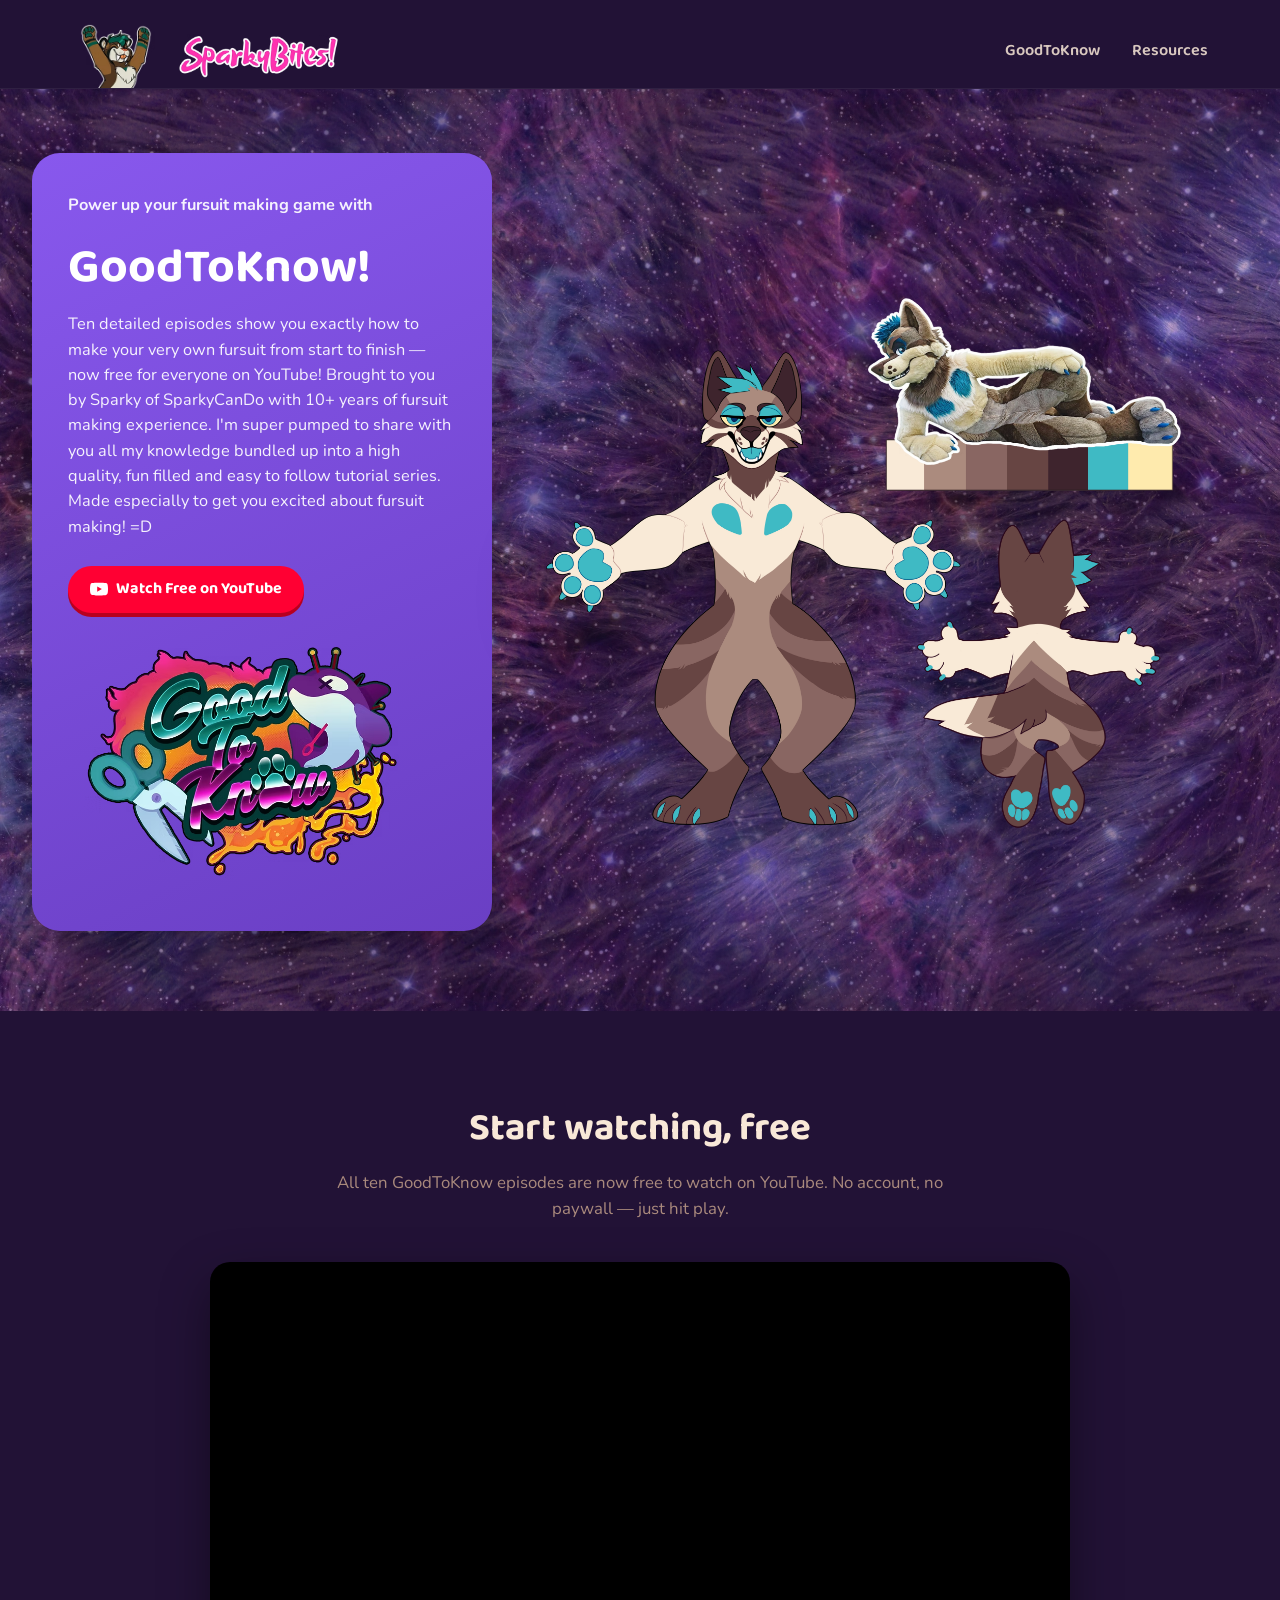
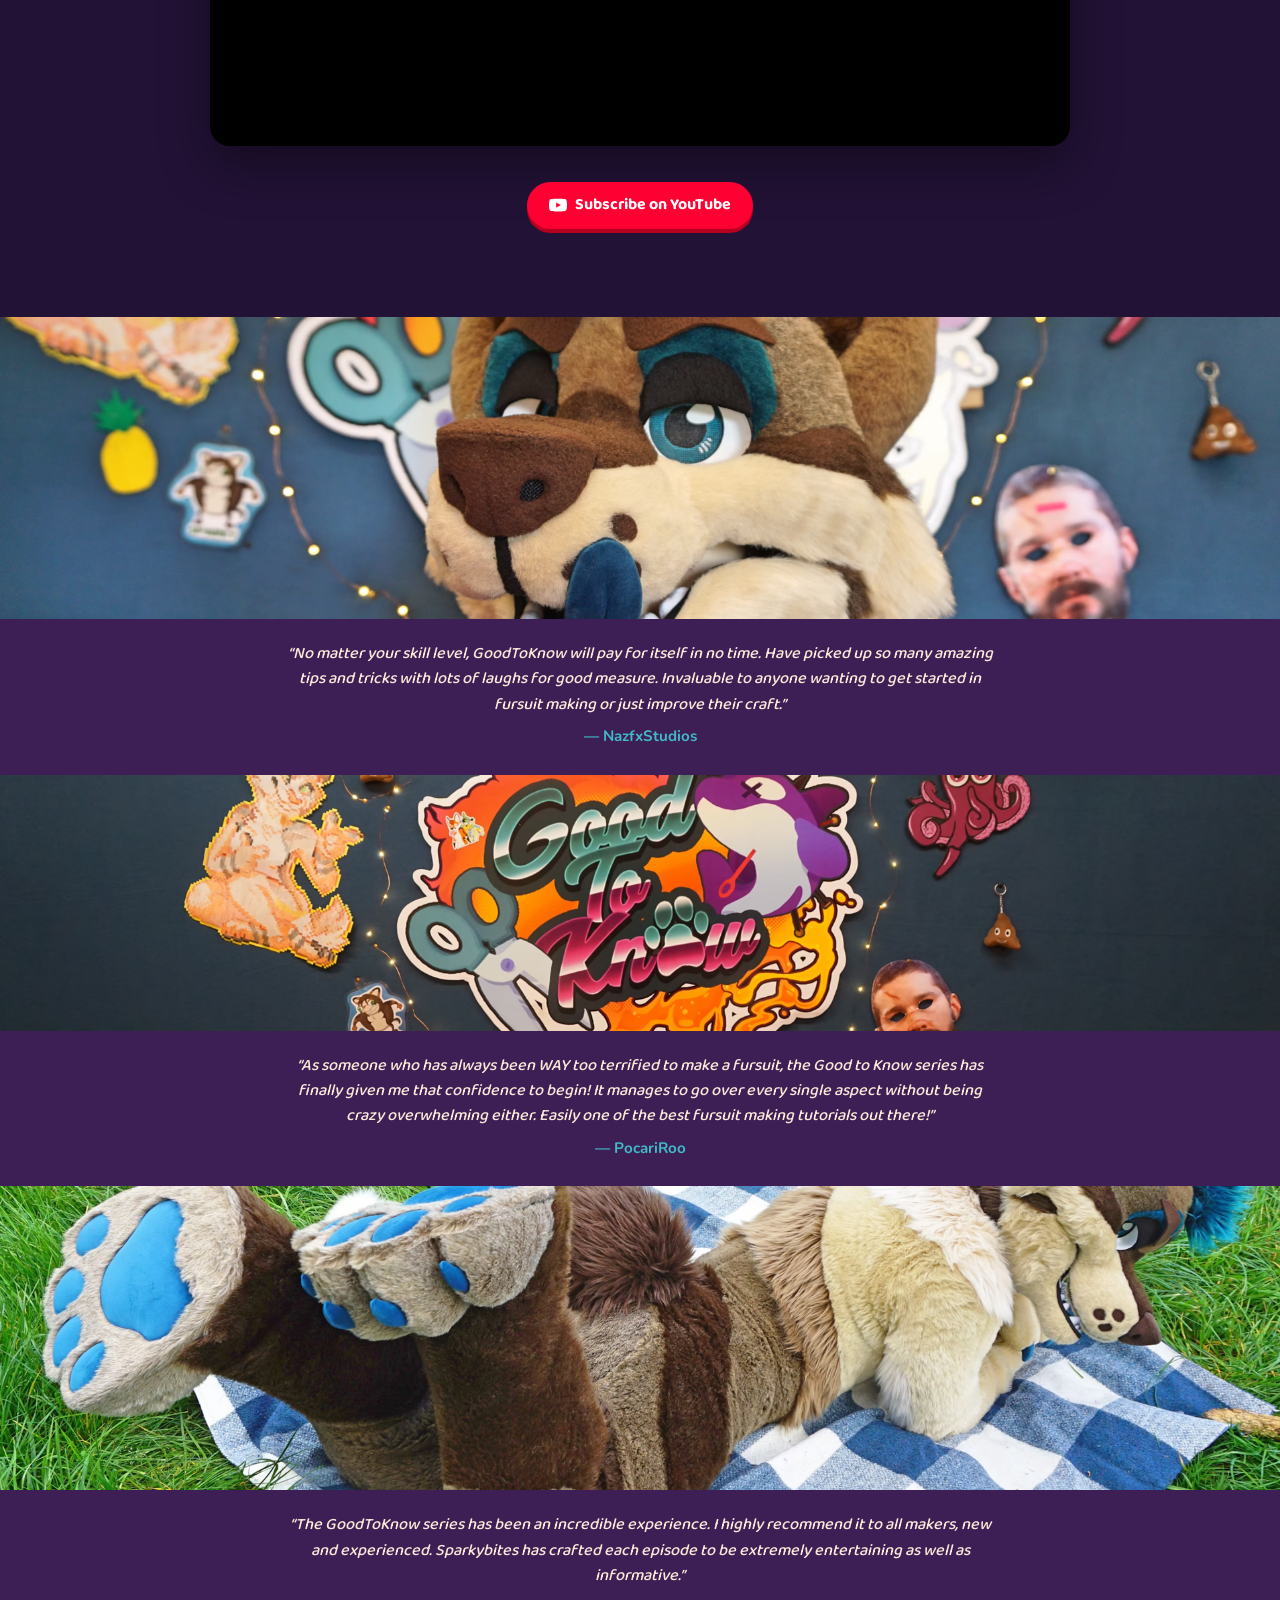
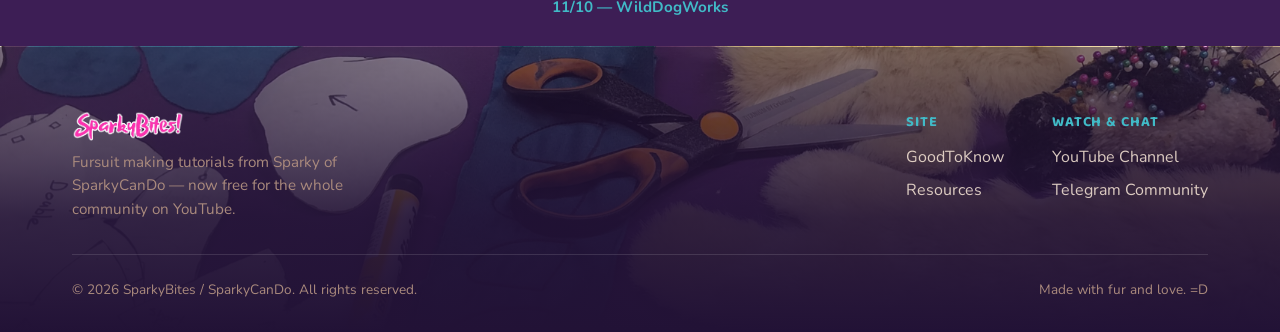
<file: index.html>
<!doctype html>
<html lang="en">
<head>
<meta charset="UTF-8">
<meta name="viewport" content="width=device-width, initial-scale=1">
<title>SparkyBites — GoodToKnow Fursuit Making Series</title>
<meta name="description" content="Ten free episodes showing you exactly how to make your very own fursuit from start to finish, brought to you by Sparky of SparkyCanDo.">
<link rel="icon" href="images/sparky-refsheet.avif">
<link rel="preconnect" href="https://fonts.googleapis.com">
<link rel="preconnect" href="https://fonts.gstatic.com" crossorigin>
<link href="https://fonts.googleapis.com/css2?family=Baloo+2:wght@500;600;700;800&family=Nunito:wght@400;600;700;800&display=swap" rel="stylesheet">
<link rel="stylesheet" href="css/style.css">
</head>
<body>

<header class="nav">
  <div class="nav-inner">
    <a href="#hero" class="brand">
      <img src="images/nav-icon.avif" alt="" aria-hidden="true" class="brand-icon">
      <img src="images/logo-wordmark.avif" alt="SparkyBites">
    </a>
    <nav class="nav-links-wrap">
      <ul class="nav-links">
        <li><a href="#hero">GoodToKnow</a></li>
        <li><a href="resources.html">Resources</a></li>
      </ul>
    </nav>
  </div>
</header>

<main>

  <!-- ================= HERO ================= -->
  <section class="hero" id="hero">
    <div class="stars" aria-hidden="true"></div>
    <div class="wrap hero-inner">
      <div class="hero-card">
        <p class="eyebrow">Power up your fursuit making game with</p>
        <h1>GoodToKnow!</h1>
        <p>
          Ten detailed episodes show you exactly how to make your very own fursuit
          from start to finish &mdash; now free for everyone on YouTube!
          Brought to you by Sparky of SparkyCanDo with 10+ years of fursuit making
          experience. I'm super pumped to share with you all my knowledge bundled
          up into a high quality, fun filled and easy to follow tutorial series.
          Made especially to get you excited about fursuit making! =D
        </p>
        <div class="hero-cta-row">
          <a class="btn btn-yt" href="https://www.youtube.com/@SparkyBites" target="_blank" rel="noopener">
            <svg class="icon-yt" viewBox="0 0 24 24" fill="currentColor"><path d="M23.5 6.2a3 3 0 0 0-2.1-2.1C19.5 3.5 12 3.5 12 3.5s-7.5 0-9.4.6A3 3 0 0 0 .5 6.2 31 31 0 0 0 0 12a31 31 0 0 0 .5 5.8 3 3 0 0 0 2.1 2.1c1.9.6 9.4.6 9.4.6s7.5 0 9.4-.6a3 3 0 0 0 2.1-2.1A31 31 0 0 0 24 12a31 31 0 0 0-.5-5.8ZM9.6 15.5V8.5L15.8 12l-6.2 3.5Z"/></svg>
            Watch Free on YouTube
          </a>
          <img src="images/goodtoknow-badge.avif" alt="Good To Know">
        </div>
      </div>
      <div class="hero-art">
        <img src="images/sparky-refsheet.avif" alt="Sparky the fursuit character reference sheet, front and back view, with the plush toy and brand colour palette">
      </div>
    </div>
  </section>

  <!-- ================= WATCH NOW ================= -->
  <section class="watch">
    <div class="wrap">
      <h2>Start watching, free</h2>
      <p class="lede">All ten GoodToKnow episodes are now free to watch on YouTube. No account, no paywall &mdash; just hit play.</p>
      <div class="watch-embed">
        <iframe src="https://www.youtube.com/embed/videoseries?list=PLNkvZKIAEVGE" title="GoodToKnow fursuit making series" allow="accelerometer; autoplay; clipboard-write; encrypted-media; gyroscope; picture-in-picture" allowfullscreen></iframe>
      </div>
      <a class="btn btn-yt" href="https://www.youtube.com/@SparkyBites" target="_blank" rel="noopener">
        <svg class="icon-yt" viewBox="0 0 24 24" fill="currentColor"><path d="M23.5 6.2a3 3 0 0 0-2.1-2.1C19.5 3.5 12 3.5 12 3.5s-7.5 0-9.4.6A3 3 0 0 0 .5 6.2 31 31 0 0 0 0 12a31 31 0 0 0 .5 5.8 3 3 0 0 0 2.1 2.1c1.9.6 9.4.6 9.4.6s7.5 0 9.4-.6a3 3 0 0 0 2.1-2.1A31 31 0 0 0 24 12a31 31 0 0 0-.5-5.8ZM9.6 15.5V8.5L15.8 12l-6.2 3.5Z"/></svg>
        Subscribe on YouTube
      </a>
    </div>
  </section>

  <!-- ================= TESTIMONIAL BANNERS ================= -->
  <section class="banner banner-head" style="background-image:url('images/banner-head.avif');" aria-hidden="false"></section>
  <section class="banner-quote">
    <p>&ldquo;No matter your skill level, GoodToKnow will pay for itself in no time.
    Have picked up so many amazing tips and tricks with lots of laughs for good measure.
    Invaluable to anyone wanting to get started in fursuit making or just improve their craft.&rdquo;</p>
    <cite>&mdash; NazfxStudios</cite>
  </section>

  <section class="banner banner-flatlay" style="background-image:url('images/banner-flatlay.avif');"></section>
  <section class="banner-quote">
    <p>&ldquo;As someone who has always been WAY too terrified to make a fursuit,
    the Good to Know series has finally given me that confidence to begin!
    It manages to go over every single aspect without being crazy overwhelming either.
    Easily one of the best fursuit making tutorials out there!&rdquo;</p>
    <cite>&mdash; PocariRoo</cite>
  </section>

  <section class="banner banner-paws" style="background-image:url('images/banner-paws.avif');"></section>
  <section class="banner-quote">
    <p>&ldquo;The GoodToKnow series has been an incredible experience.
    I highly recommend it to all makers, new and experienced.
    Sparkybites has crafted each episode to be extremely entertaining as well as informative.&rdquo;</p>
    <cite>11/10 &mdash; WildDogWorks</cite>
  </section>

</main>

<footer class="site-footer" style="background-image:url('images/footer-desk.avif');">
  <div class="footer-overlay">
    <div class="wrap">
      <div class="footer-grid">
        <div class="footer-brand">
          <img src="images/logo-wordmark.avif" alt="SparkyBites">
          <p>Fursuit making tutorials from Sparky of SparkyCanDo &mdash; now free for the whole community on YouTube.</p>
        </div>
        <div class="footer-links">
          <div class="footer-col">
            <h4>Site</h4>
            <ul>
              <li><a href="#hero">GoodToKnow</a></li>
              <li><a href="resources.html">Resources</a></li>
            </ul>
          </div>
          <div class="footer-col">
            <h4>Watch &amp; Chat</h4>
            <ul>
              <li><a href="https://www.youtube.com/@SparkyBites" target="_blank" rel="noopener">YouTube Channel</a></li>
              <li><a href="https://t.me/GoodToKnowSeries" target="_blank" rel="noopener">Telegram Community</a></li>
            </ul>
          </div>
        </div>
      </div>
      <div class="footer-bottom">
        <span>&copy; <span id="year"></span> SparkyBites / SparkyCanDo. All rights reserved.</span>
        <span>Made with fur and love. =D</span>
      </div>
    </div>
  </div>
</footer>

<script>document.getElementById('year').textContent = new Date().getFullYear();</script>
</body>
</html>
</file>
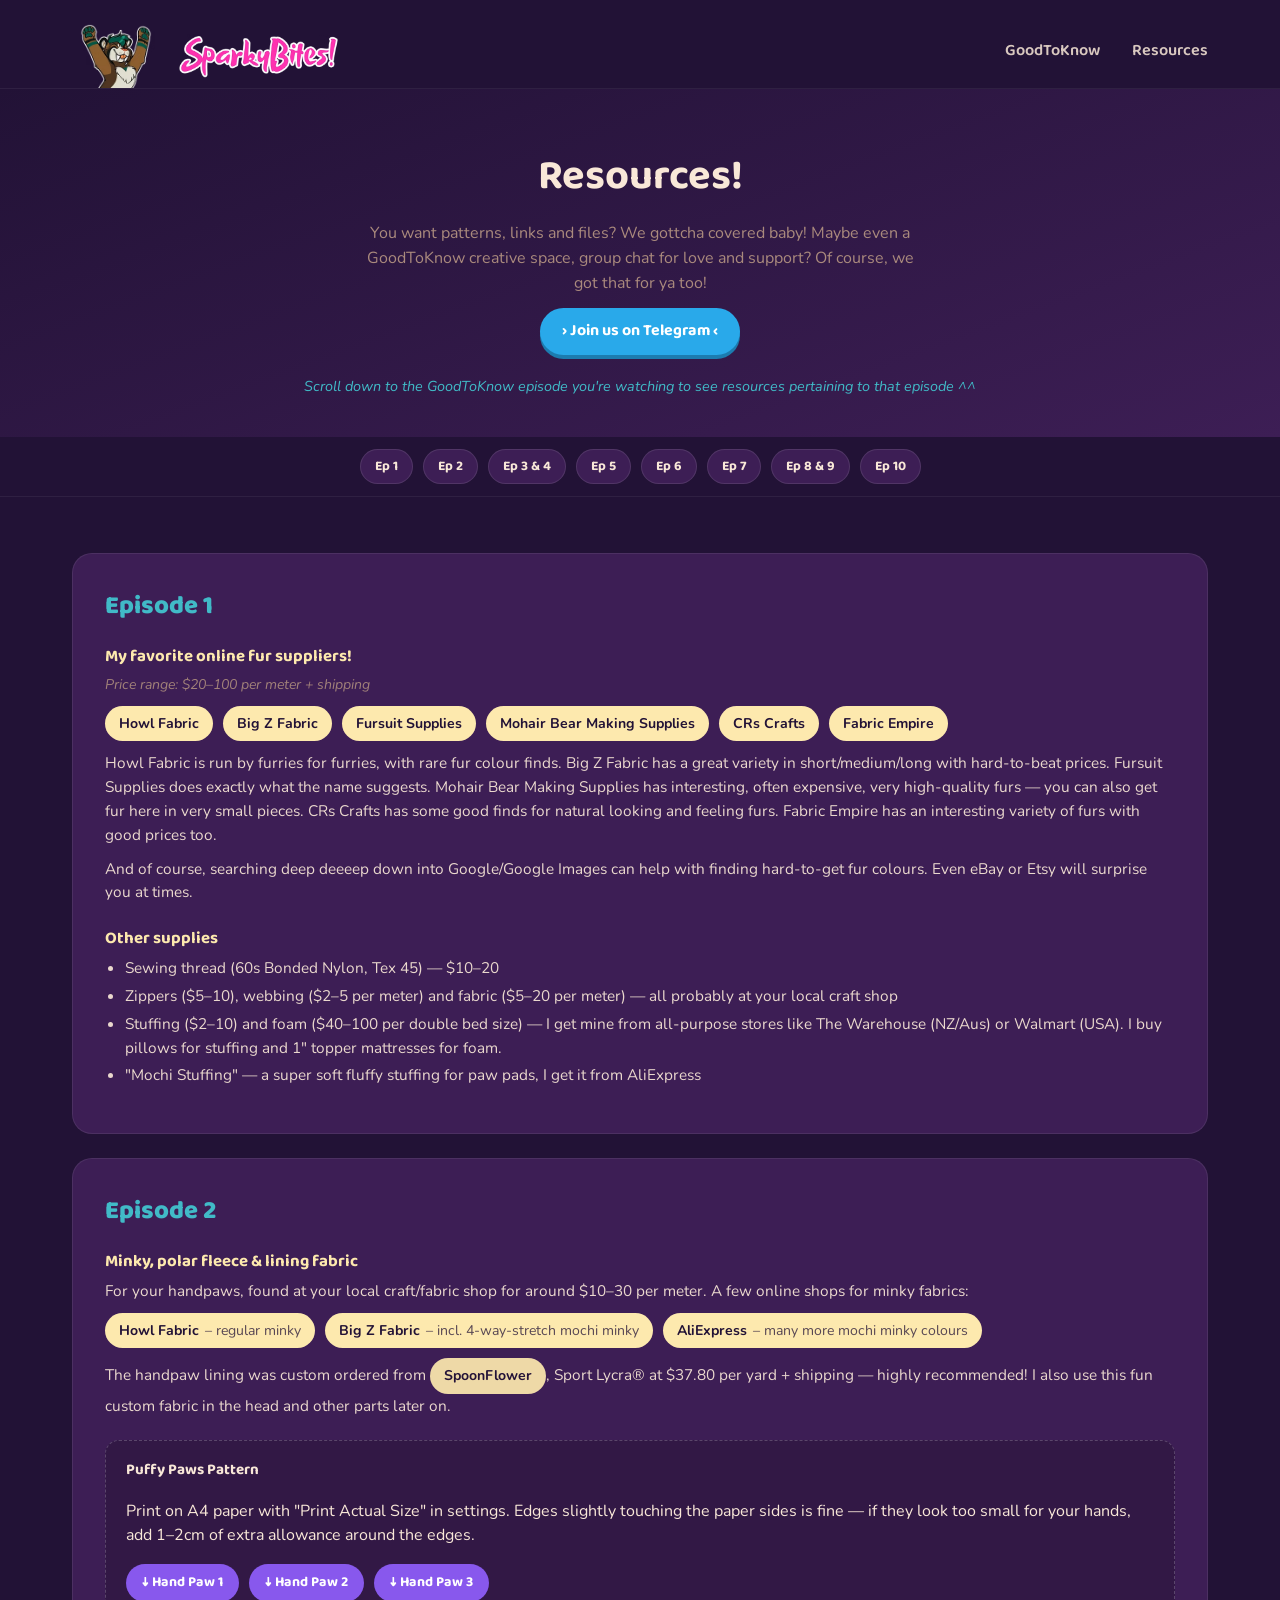
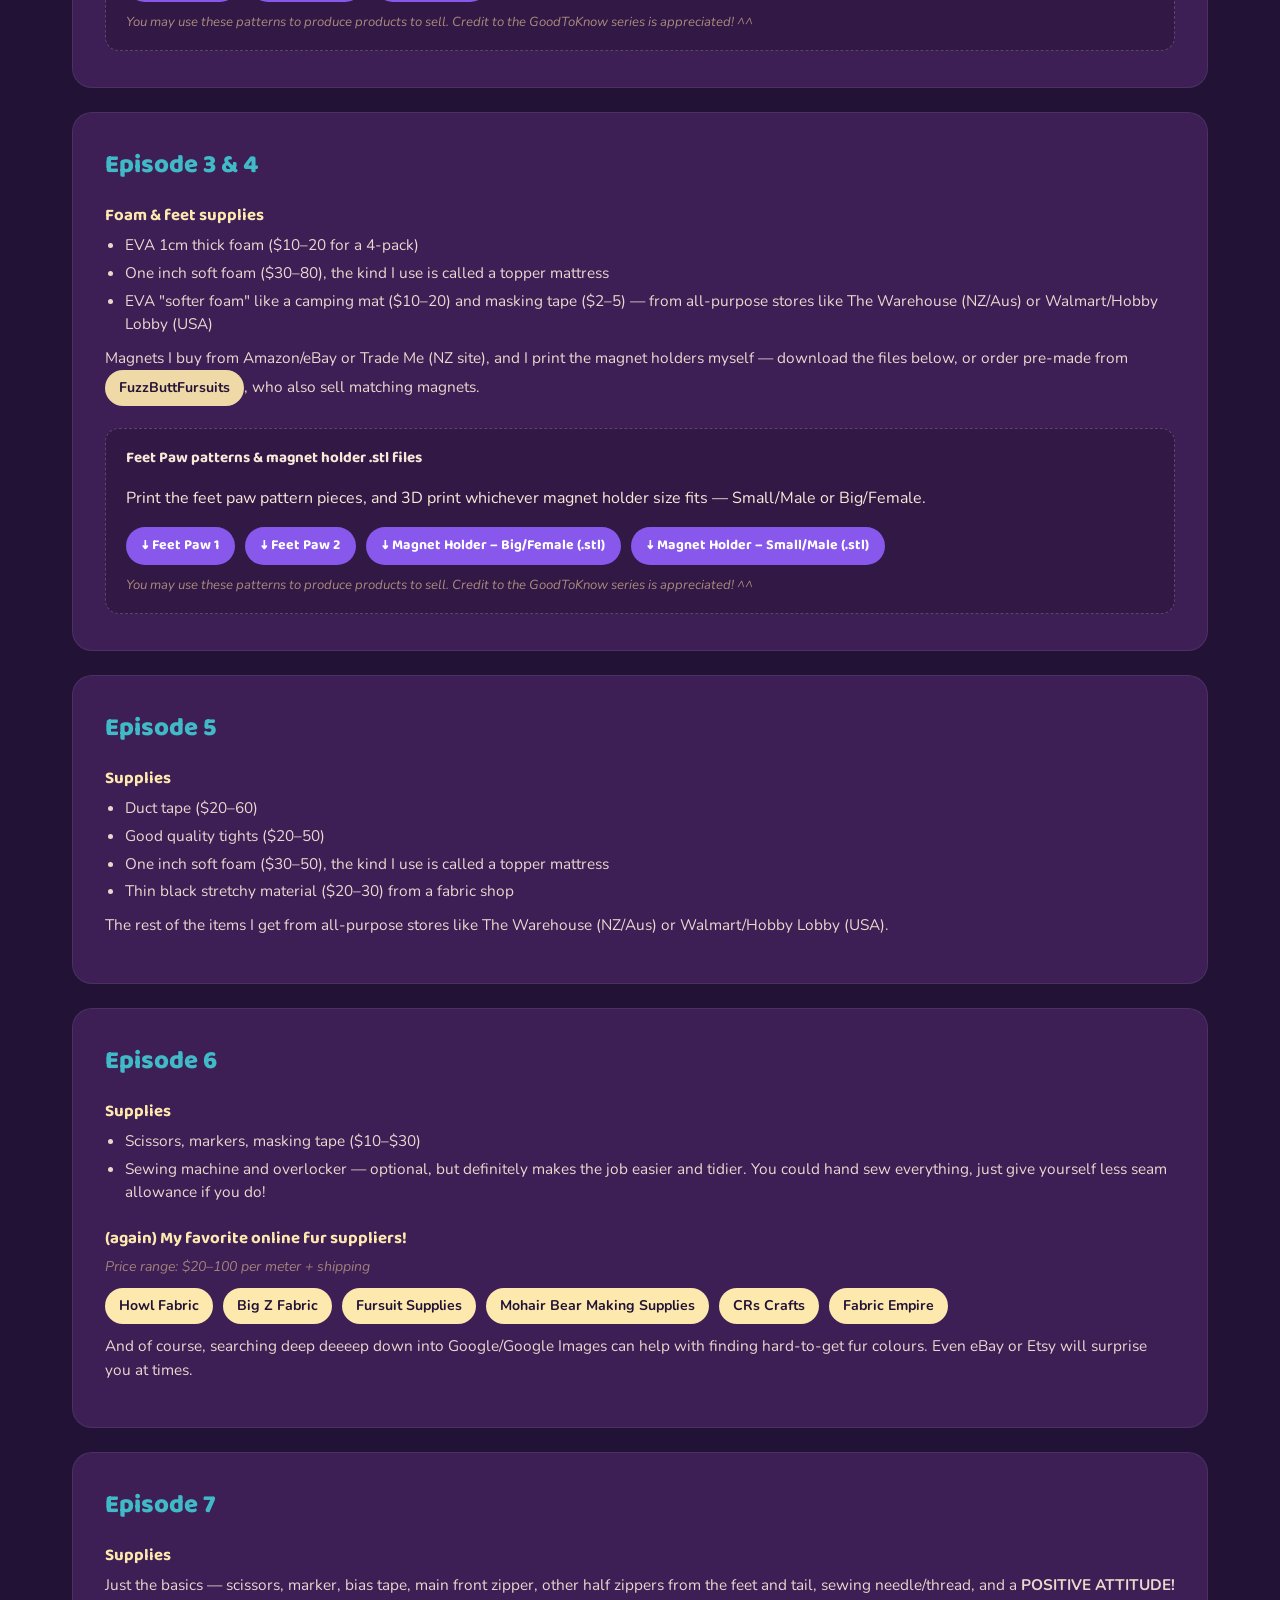
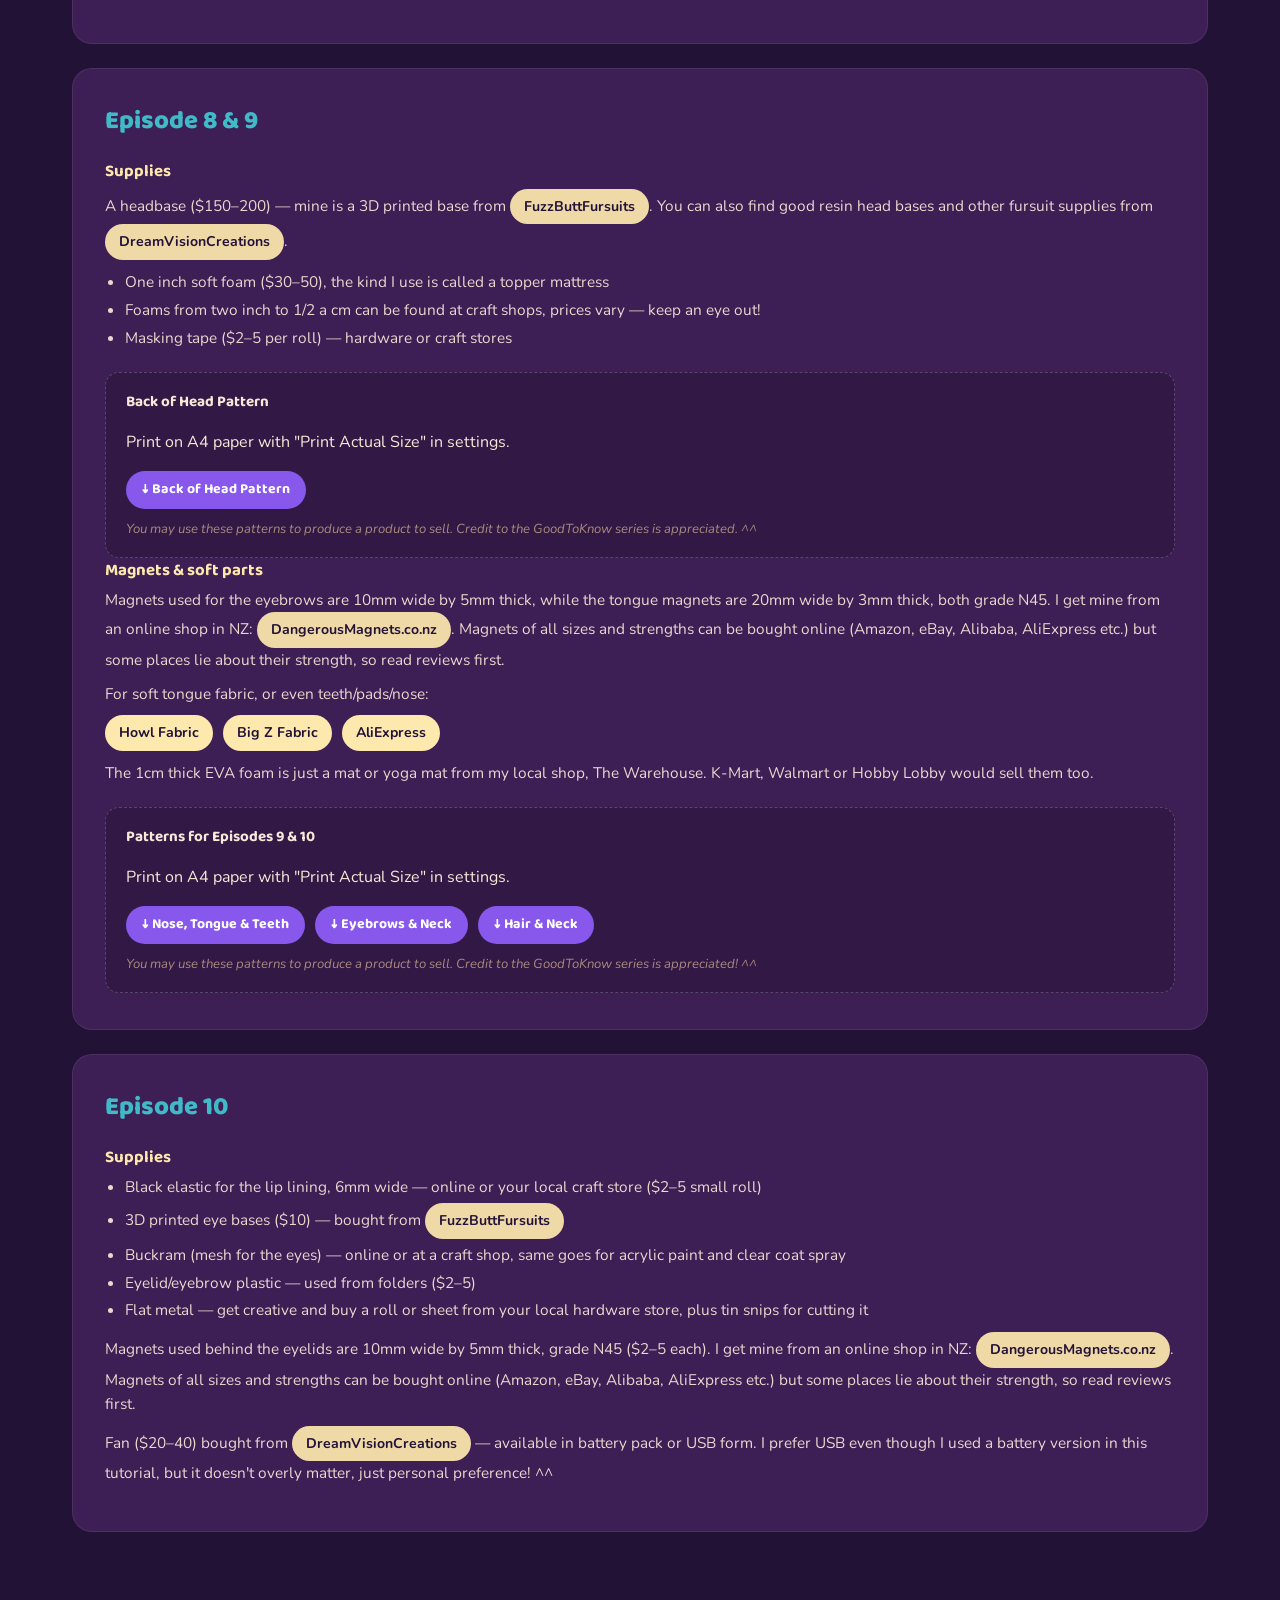
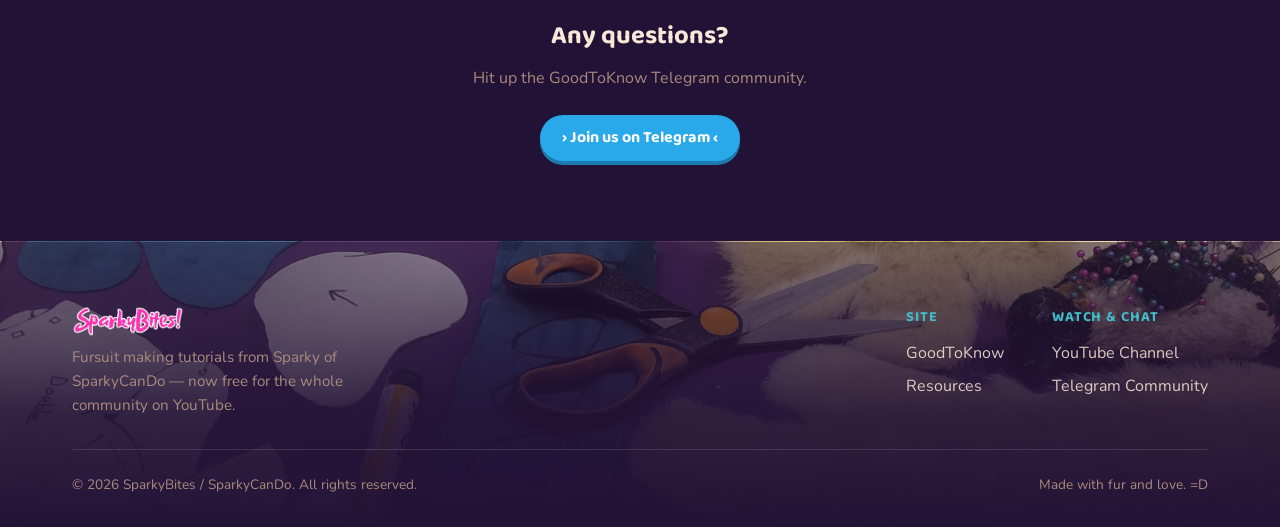
<file: resources.html>
<!doctype html>
<html lang="en">
<head>
<meta charset="UTF-8">
<meta name="viewport" content="width=device-width, initial-scale=1">
<title>Resources — SparkyBites</title>
<meta name="description" content="Patterns, supplier links and downloadable files for every GoodToKnow fursuit making episode.">
<link rel="icon" href="images/sparky-refsheet.avif">
<link rel="preconnect" href="https://fonts.googleapis.com">
<link rel="preconnect" href="https://fonts.gstatic.com" crossorigin>
<link href="https://fonts.googleapis.com/css2?family=Baloo+2:wght@500;600;700;800&family=Nunito:wght@400;600;700;800&display=swap" rel="stylesheet">
<link rel="stylesheet" href="css/style.css">
<style>
  .page-head {
    padding: 56px 0 40px;
    background: linear-gradient(160deg, var(--bg-deep) 0%, var(--bg-mid) 100%);
    text-align: center;
  }
  .page-head h1 { font-family: var(--font-display); font-size: 2.6rem; margin: 0 0 12px; }
  .page-head p.lede { color: var(--taupe); max-width: 560px; margin: 0 auto 12px; }
  .page-head p.scroll-hint { color: var(--teal); font-size: 0.9rem; font-style: italic; margin: 20px 0 0; }

  .btn-telegram { background: #29A9EA; color: white; box-shadow: 0 4px 0 #1c7cb0; }
  .btn-telegram:hover { box-shadow: 0 6px 0 #1c7cb0; }

  .jump-nav {
    position: sticky;
    top: 64px;
    z-index: 40;
    background: var(--bg-deep);
    border-bottom: 1px solid rgba(255,255,255,0.06);
    padding: 12px 0;
  }
  .jump-nav-inner {
    display: flex;
    gap: 10px;
    flex-wrap: wrap;
    justify-content: center;
  }
  .jump-nav a {
    font-family: var(--font-display);
    font-weight: 700;
    font-size: 0.85rem;
    text-decoration: none;
    color: var(--cream);
    background: var(--bg-mid);
    border: 1px solid rgba(255,255,255,0.1);
    padding: 6px 14px;
    border-radius: 999px;
    white-space: nowrap;
  }
  .jump-nav a:hover { background: var(--card); }

  .resources-list { padding: 56px 0 40px; }

  .ep-card {
    scroll-margin-top: 130px;
    background: var(--bg-mid);
    border: 1px solid rgba(255,255,255,0.08);
    border-radius: 20px;
    padding: 32px 32px 36px;
    margin-bottom: 24px;
  }

  .ep-head {
    display: flex;
    align-items: baseline;
    gap: 14px;
    margin-bottom: 18px;
    flex-wrap: wrap;
  }
  .ep-num {
    font-family: var(--font-display);
    font-weight: 800;
    font-size: 1.6rem;
    color: var(--teal);
  }

  .ep-block { margin-bottom: 22px; }
  .ep-block:last-child { margin-bottom: 0; }
  .ep-block h3 {
    font-family: var(--font-display);
    font-size: 1.05rem;
    color: var(--pale-yellow);
    margin: 0 0 4px;
  }
  .ep-block .price-note { color: var(--taupe); font-size: 0.88rem; margin: 0 0 10px; font-style: italic; }
  .ep-block p { margin: 0 0 10px; font-size: 0.96rem; color: var(--cream); opacity: 0.92; }
  .ep-block ul.supply-list { margin: 0 0 10px; padding-left: 20px; font-size: 0.96rem; opacity: 0.92; }
  .ep-block ul.supply-list li { margin-bottom: 4px; }

  .link-row { display: flex; flex-wrap: wrap; gap: 10px; margin: 10px 0; }
  .link-pill {
    display: inline-flex;
    align-items: center;
    gap: 6px;
    font-size: 0.88rem;
    font-weight: 700;
    text-decoration: none;
    color: var(--bg-deep);
    background: var(--pale-yellow);
    padding: 7px 14px;
    border-radius: 999px;
    white-space: nowrap;
  }
  .link-pill:hover { background: var(--teal); color: white; }
  .link-pill .desc { font-weight: 400; opacity: 0.75; }

  .pattern-box {
    background: rgba(0,0,0,0.18);
    border: 1px dashed rgba(255,255,255,0.2);
    border-radius: 14px;
    padding: 18px 20px;
    margin-top: 14px;
  }
  .pattern-box h4 {
    font-family: var(--font-display);
    font-size: 0.95rem;
    margin: 0 0 10px;
    color: var(--cream);
  }
  .download-row { display: flex; flex-wrap: wrap; gap: 10px; margin-bottom: 10px; }
  .download-pill {
    display: inline-flex;
    align-items: center;
    gap: 7px;
    font-family: var(--font-display);
    font-size: 0.88rem;
    font-weight: 700;
    text-decoration: none;
    color: white;
    background: var(--card);
    padding: 8px 16px;
    border-radius: 999px;
  }
  .download-pill:hover { background: var(--card-deep); }
  .credit-note { font-size: 0.82rem; color: var(--taupe); font-style: italic; margin: 0; }

  .end-cta { text-align: center; padding: 20px 0 80px; }
  .end-cta h2 { font-family: var(--font-display); font-size: 1.6rem; margin: 0 0 10px; }
  .end-cta p { color: var(--taupe); margin: 0 0 24px; }

  @media (max-width: 640px) {
    .ep-card { padding: 24px 20px 28px; }
    .jump-nav { top: 0; }
  }
</style>
</head>
<body>

<header class="nav">
  <div class="nav-inner">
    <a href="index.html" class="brand">
      <img src="images/nav-icon.avif" alt="" aria-hidden="true" class="brand-icon">
      <img src="images/logo-wordmark.avif" alt="SparkyBites">
    </a>
    <nav class="nav-links-wrap">
      <ul class="nav-links">
        <li><a href="index.html#hero">GoodToKnow</a></li>
        <li><a href="resources.html">Resources</a></li>
      </ul>
    </nav>
  </div>
</header>

<main>
  <section class="page-head">
    <div class="wrap">
      <h1>Resources!</h1>
      <p class="lede">You want patterns, links and files? We gottcha covered baby! Maybe even a GoodToKnow creative space, group chat for love and support? Of course, we got that for ya too!</p>
      <a class="btn btn-telegram" href="https://t.me/GoodToKnowSeries" target="_blank" rel="noopener">&rsaquo; Join us on Telegram &lsaquo;</a>
      <p class="scroll-hint">Scroll down to the GoodToKnow episode you're watching to see resources pertaining to that episode ^^</p>
    </div>
  </section>

  <nav class="jump-nav" aria-label="Jump to episode">
    <div class="wrap jump-nav-inner">
      <a href="#ep1">Ep 1</a>
      <a href="#ep2">Ep 2</a>
      <a href="#ep3">Ep 3 &amp; 4</a>
      <a href="#ep5">Ep 5</a>
      <a href="#ep6">Ep 6</a>
      <a href="#ep7">Ep 7</a>
      <a href="#ep8">Ep 8 &amp; 9</a>
      <a href="#ep10">Ep 10</a>
    </div>
  </nav>

  <section class="resources-list">
    <div class="wrap">

      <article class="ep-card" id="ep1">
        <div class="ep-head"><span class="ep-num">Episode 1</span></div>

        <div class="ep-block">
          <h3>My favorite online fur suppliers!</h3>
          <p class="price-note">Price range: $20&ndash;100 per meter + shipping</p>
          <div class="link-row">
            <a class="link-pill" href="https://www.howlfabrics.com/" target="_blank" rel="noopener">Howl Fabric</a>
            <a class="link-pill" href="https://bigzfabric.com/index.php/fabrics/faux-faux-fur-fabric-long-pile.html" target="_blank" rel="noopener">Big Z Fabric</a>
            <a class="link-pill" href="https://fursuitsupplies.com/" target="_blank" rel="noopener">Fursuit Supplies</a>
            <a class="link-pill" href="https://www.mohairbearmakingsupplies.co.uk/index.php/fabric-room/faux-fur-fabrics" target="_blank" rel="noopener">Mohair Bear Making Supplies</a>
            <a class="link-pill" href="https://crscrafts.com/bear-supplies/fabrics-bs/faux-fur-bs.html" target="_blank" rel="noopener">CRs Crafts</a>
            <a class="link-pill" href="https://www.fabricempire.com/single-tone.aspx" target="_blank" rel="noopener">Fabric Empire</a>
          </div>
          <p>Howl Fabric is run by furries for furries, with rare fur colour finds. Big Z Fabric has a great variety in short/medium/long with hard-to-beat prices. Fursuit Supplies does exactly what the name suggests. Mohair Bear Making Supplies has interesting, often expensive, very high-quality furs &mdash; you can also get fur here in very small pieces. CRs Crafts has some good finds for natural looking and feeling furs. Fabric Empire has an interesting variety of furs with good prices too.</p>
          <p>And of course, searching deep deeeep down into Google/Google Images can help with finding hard-to-get fur colours. Even eBay or Etsy will surprise you at times.</p>
        </div>

        <div class="ep-block">
          <h3>Other supplies</h3>
          <ul class="supply-list">
            <li>Sewing thread (60s Bonded Nylon, Tex 45) &mdash; $10&ndash;20</li>
            <li>Zippers ($5&ndash;10), webbing ($2&ndash;5 per meter) and fabric ($5&ndash;20 per meter) &mdash; all probably at your local craft shop</li>
            <li>Stuffing ($2&ndash;10) and foam ($40&ndash;100 per double bed size) &mdash; I get mine from all-purpose stores like The Warehouse (NZ/Aus) or Walmart (USA). I buy pillows for stuffing and 1&Prime; topper mattresses for foam.</li>
            <li>"Mochi Stuffing" &mdash; a super soft fluffy stuffing for paw pads, I get it from AliExpress</li>
          </ul>
        </div>
      </article>

      <article class="ep-card" id="ep2">
        <div class="ep-head"><span class="ep-num">Episode 2</span></div>

        <div class="ep-block">
          <h3>Minky, polar fleece &amp; lining fabric</h3>
          <p>For your handpaws, found at your local craft/fabric shop for around $10&ndash;30 per meter. A few online shops for minky fabrics:</p>
          <div class="link-row">
            <a class="link-pill" href="https://www.howlfabrics.com/minky-fabric?page=2" target="_blank" rel="noopener">Howl Fabric <span class="desc">&ndash; regular minky</span></a>
            <a class="link-pill" href="https://bigzfabric.com/index.php/fabrics/minky-cuddle-fabric.html" target="_blank" rel="noopener">Big Z Fabric <span class="desc">&ndash; incl. 4-way-stretch mochi minky</span></a>
            <a class="link-pill" href="https://www.aliexpress.com/item/4000058595483.html" target="_blank" rel="noopener">AliExpress <span class="desc">&ndash; many more mochi minky colours</span></a>
          </div>
          <p>The handpaw lining was custom ordered from <a class="link-pill" href="http://www.spoonflower.com/" target="_blank" rel="noopener">SpoonFlower</a>, Sport Lycra&reg; at $37.80 per yard + shipping &mdash; highly recommended! I also use this fun custom fabric in the head and other parts later on.</p>
        </div>

        <div class="pattern-box">
          <h4>Puffy Paws Pattern</h4>
          <p class="price-note">Print on A4 paper with "Print Actual Size" in settings. Edges slightly touching the paper sides is fine &mdash; if they look too small for your hands, add 1&ndash;2cm of extra allowance around the edges.</p>
          <div class="download-row">
            <a class="download-pill" href="files/HandPaw1.pdf">&#8595; Hand Paw 1</a>
            <a class="download-pill" href="files/HandPaw2.pdf">&#8595; Hand Paw 2</a>
            <a class="download-pill" href="files/HandPaw3.pdf">&#8595; Hand Paw 3</a>
          </div>
          <p class="credit-note">You may use these patterns to produce products to sell. Credit to the GoodToKnow series is appreciated! ^^</p>
        </div>
      </article>

      <article class="ep-card" id="ep3">
        <div class="ep-head"><span class="ep-num">Episode 3 &amp; 4</span></div>

        <div class="ep-block">
          <h3>Foam &amp; feet supplies</h3>
          <ul class="supply-list">
            <li>EVA 1cm thick foam ($10&ndash;20 for a 4-pack)</li>
            <li>One inch soft foam ($30&ndash;80), the kind I use is called a topper mattress</li>
            <li>EVA "softer foam" like a camping mat ($10&ndash;20) and masking tape ($2&ndash;5) &mdash; from all-purpose stores like The Warehouse (NZ/Aus) or Walmart/Hobby Lobby (USA)</li>
          </ul>
          <p>Magnets I buy from Amazon/eBay or Trade Me (NZ site), and I print the magnet holders myself &mdash; download the files below, or order pre-made from <a class="link-pill" href="https://www.fuzzbuttfursuits.com/collections/footpaw-supplies/products/magnet-holders-for-reversible-indoor-outdoor-soling" target="_blank" rel="noopener">FuzzButtFursuits</a>, who also sell matching magnets.</p>
        </div>

        <div class="pattern-box">
          <h4>Feet Paw patterns &amp; magnet holder .stl files</h4>
          <p class="price-note">Print the feet paw pattern pieces, and 3D print whichever magnet holder size fits &mdash; Small/Male or Big/Female.</p>
          <div class="download-row">
            <a class="download-pill" href="files/Feetpaws%201.pdf">&#8595; Feet Paw 1</a>
            <a class="download-pill" href="files/Feetpaws%202.pdf">&#8595; Feet Paw 2</a>
            <a class="download-pill" href="files/Big-Female.stl">&#8595; Magnet Holder &ndash; Big/Female (.stl)</a>
            <a class="download-pill" href="files/Small-Male.stl">&#8595; Magnet Holder &ndash; Small/Male (.stl)</a>
          </div>
          <p class="credit-note">You may use these patterns to produce products to sell. Credit to the GoodToKnow series is appreciated! ^^</p>
        </div>
      </article>

      <article class="ep-card" id="ep5">
        <div class="ep-head"><span class="ep-num">Episode 5</span></div>
        <div class="ep-block">
          <h3>Supplies</h3>
          <ul class="supply-list">
            <li>Duct tape ($20&ndash;60)</li>
            <li>Good quality tights ($20&ndash;50)</li>
            <li>One inch soft foam ($30&ndash;50), the kind I use is called a topper mattress</li>
            <li>Thin black stretchy material ($20&ndash;30) from a fabric shop</li>
          </ul>
          <p>The rest of the items I get from all-purpose stores like The Warehouse (NZ/Aus) or Walmart/Hobby Lobby (USA).</p>
        </div>
      </article>

      <article class="ep-card" id="ep6">
        <div class="ep-head"><span class="ep-num">Episode 6</span></div>
        <div class="ep-block">
          <h3>Supplies</h3>
          <ul class="supply-list">
            <li>Scissors, markers, masking tape ($10&ndash;$30)</li>
            <li>Sewing machine and overlocker &mdash; optional, but definitely makes the job easier and tidier. You could hand sew everything, just give yourself less seam allowance if you do!</li>
          </ul>
        </div>
        <div class="ep-block">
          <h3>(again) My favorite online fur suppliers!</h3>
          <p class="price-note">Price range: $20&ndash;100 per meter + shipping</p>
          <div class="link-row">
            <a class="link-pill" href="https://www.howlfabrics.com/" target="_blank" rel="noopener">Howl Fabric</a>
            <a class="link-pill" href="https://bigzfabric.com/index.php/fabrics/faux-faux-fur-fabric-long-pile.html" target="_blank" rel="noopener">Big Z Fabric</a>
            <a class="link-pill" href="https://fursuitsupplies.com/" target="_blank" rel="noopener">Fursuit Supplies</a>
            <a class="link-pill" href="https://www.mohairbearmakingsupplies.co.uk/index.php/fabric-room/faux-fur-fabrics" target="_blank" rel="noopener">Mohair Bear Making Supplies</a>
            <a class="link-pill" href="https://crscrafts.com/bear-supplies/fabrics-bs/faux-fur-bs.html" target="_blank" rel="noopener">CRs Crafts</a>
            <a class="link-pill" href="https://www.fabricempire.com/single-tone.aspx" target="_blank" rel="noopener">Fabric Empire</a>
          </div>
          <p>And of course, searching deep deeeep down into Google/Google Images can help with finding hard-to-get fur colours. Even eBay or Etsy will surprise you at times.</p>
        </div>
      </article>

      <article class="ep-card" id="ep7">
        <div class="ep-head"><span class="ep-num">Episode 7</span></div>
        <div class="ep-block">
          <h3>Supplies</h3>
          <p>Just the basics &mdash; scissors, marker, bias tape, main front zipper, other half zippers from the feet and tail, sewing needle/thread, and a <strong>POSITIVE ATTITUDE!</strong></p>
        </div>
      </article>

      <article class="ep-card" id="ep8">
        <div class="ep-head"><span class="ep-num">Episode 8 &amp; 9</span></div>

        <div class="ep-block">
          <h3>Supplies</h3>
          <p>A headbase ($150&ndash;200) &mdash; mine is a 3D printed base from <a class="link-pill" href="https://www.fuzzbuttfursuits.com/" target="_blank" rel="noopener">FuzzButtFursuits</a>. You can also find good resin head bases and other fursuit supplies from <a class="link-pill" href="https://dreamvisioncreations.com/" target="_blank" rel="noopener">DreamVisionCreations</a>.</p>
          <ul class="supply-list">
            <li>One inch soft foam ($30&ndash;50), the kind I use is called a topper mattress</li>
            <li>Foams from two inch to 1/2 a cm can be found at craft shops, prices vary &mdash; keep an eye out!</li>
            <li>Masking tape ($2&ndash;5 per roll) &mdash; hardware or craft stores</li>
          </ul>
        </div>

        <div class="pattern-box">
          <h4>Back of Head Pattern</h4>
          <p class="price-note">Print on A4 paper with "Print Actual Size" in settings.</p>
          <div class="download-row">
            <a class="download-pill" href="files/Back%20Of%20Head.pdf">&#8595; Back of Head Pattern</a>
          </div>
          <p class="credit-note">You may use these patterns to produce a product to sell. Credit to the GoodToKnow series is appreciated. ^^</p>
        </div>

        <div class="ep-block">
          <h3>Magnets &amp; soft parts</h3>
          <p>Magnets used for the eyebrows are 10mm wide by 5mm thick, while the tongue magnets are 20mm wide by 3mm thick, both grade N45. I get mine from an online shop in NZ: <a class="link-pill" href="https://dangerousmagnets.co.nz/" target="_blank" rel="noopener">DangerousMagnets.co.nz</a>. Magnets of all sizes and strengths can be bought online (Amazon, eBay, Alibaba, AliExpress etc.) but some places lie about their strength, so read reviews first.</p>
          <p>For soft tongue fabric, or even teeth/pads/nose:</p>
          <div class="link-row">
            <a class="link-pill" href="https://www.howlfabrics.com/minky-fabric?page=2" target="_blank" rel="noopener">Howl Fabric</a>
            <a class="link-pill" href="https://bigzfabric.com/index.php/fabrics/minky-cuddle-fabric.html" target="_blank" rel="noopener">Big Z Fabric</a>
            <a class="link-pill" href="https://www.aliexpress.com/item/4000058595483.html" target="_blank" rel="noopener">AliExpress</a>
          </div>
          <p>The 1cm thick EVA foam is just a mat or yoga mat from my local shop, The Warehouse. K-Mart, Walmart or Hobby Lobby would sell them too.</p>
        </div>

        <div class="pattern-box">
          <h4>Patterns for Episodes 9 &amp; 10</h4>
          <p class="price-note">Print on A4 paper with "Print Actual Size" in settings.</p>
          <div class="download-row">
            <a class="download-pill" href="files/Nose%2C%20Tongue%20%26%20Teeth.pdf">&#8595; Nose, Tongue &amp; Teeth</a>
            <a class="download-pill" href="files/Eyebrows%20%26%20Neck.pdf">&#8595; Eyebrows &amp; Neck</a>
            <a class="download-pill" href="files/Hair%20%26%20Neck.pdf">&#8595; Hair &amp; Neck</a>
          </div>
          <p class="credit-note">You may use these patterns to produce a product to sell. Credit to the GoodToKnow series is appreciated! ^^</p>
        </div>
      </article>

      <article class="ep-card" id="ep10">
        <div class="ep-head"><span class="ep-num">Episode 10</span></div>
        <div class="ep-block">
          <h3>Supplies</h3>
          <ul class="supply-list">
            <li>Black elastic for the lip lining, 6mm wide &mdash; online or your local craft store ($2&ndash;5 small roll)</li>
            <li>3D printed eye bases ($10) &mdash; bought from <a class="link-pill" href="https://www.fuzzbuttfursuits.com/" target="_blank" rel="noopener">FuzzButtFursuits</a></li>
            <li>Buckram (mesh for the eyes) &mdash; online or at a craft shop, same goes for acrylic paint and clear coat spray</li>
            <li>Eyelid/eyebrow plastic &mdash; used from folders ($2&ndash;5)</li>
            <li>Flat metal &mdash; get creative and buy a roll or sheet from your local hardware store, plus tin snips for cutting it</li>
          </ul>
          <p>Magnets used behind the eyelids are 10mm wide by 5mm thick, grade N45 ($2&ndash;5 each). I get mine from an online shop in NZ: <a class="link-pill" href="https://dangerousmagnets.co.nz/" target="_blank" rel="noopener">DangerousMagnets.co.nz</a>. Magnets of all sizes and strengths can be bought online (Amazon, eBay, Alibaba, AliExpress etc.) but some places lie about their strength, so read reviews first.</p>
          <p>Fan ($20&ndash;40) bought from <a class="link-pill" href="https://dreamvision-creations.myshopify.com/" target="_blank" rel="noopener">DreamVisionCreations</a> &mdash; available in battery pack or USB form. I prefer USB even though I used a battery version in this tutorial, but it doesn't overly matter, just personal preference! ^^</p>
        </div>
      </article>

    </div>
  </section>

  <section class="end-cta">
    <div class="wrap">
      <h2>Any questions?</h2>
      <p>Hit up the GoodToKnow Telegram community.</p>
      <a class="btn btn-telegram" href="https://t.me/GoodToKnowSeries" target="_blank" rel="noopener">&rsaquo; Join us on Telegram &lsaquo;</a>
    </div>
  </section>
</main>

<footer class="site-footer" style="background-image:url('images/footer-desk.avif');">
  <div class="footer-overlay">
    <div class="wrap">
      <div class="footer-grid">
        <div class="footer-brand">
          <img src="images/logo-wordmark.avif" alt="SparkyBites">
          <p>Fursuit making tutorials from Sparky of SparkyCanDo &mdash; now free for the whole community on YouTube.</p>
        </div>
        <div class="footer-links">
          <div class="footer-col">
            <h4>Site</h4>
            <ul>
              <li><a href="index.html#hero">GoodToKnow</a></li>
              <li><a href="resources.html">Resources</a></li>
            </ul>
          </div>
          <div class="footer-col">
            <h4>Watch &amp; Chat</h4>
            <ul>
              <li><a href="https://www.youtube.com/@SparkyBites" target="_blank" rel="noopener">YouTube Channel</a></li>
              <li><a href="https://t.me/GoodToKnowSeries" target="_blank" rel="noopener">Telegram Community</a></li>
            </ul>
          </div>
        </div>
      </div>
      <div class="footer-bottom">
        <span>&copy; <span id="year"></span> SparkyBites / SparkyCanDo. All rights reserved.</span>
        <span>Made with fur and love. =D</span>
      </div>
    </div>
  </div>
</footer>

<script>document.getElementById('year').textContent = new Date().getFullYear();</script>
</body>
</html>
</file>
<file: css/style.css>
/* ==========================================================================
   SparkyBites — brand tokens
   Palette pulled directly from the original site + Sparky's ref sheet
   ========================================================================== */
:root {
  --bg-deep:    #221236;
  --bg-mid:     #3D1E55;
  --card:       #8858ED;
  --card-deep:  #6a3fc4;
  --cream:      #F9E8D8;
  --taupe:      #AA8A7D;
  --mauve:      #8B6564;
  --brown:      #674543;
  --plum:       #3F232F;
  --teal:       #41BAC7;
  --pale-yellow:#FDE9AE;
  --pink:       #FF2EB0;

  --font-display: "Baloo 2", system-ui, sans-serif;
  --font-body: "Nunito", system-ui, sans-serif;

  --max-w: 1200px;
}

* { box-sizing: border-box; }
html { scroll-behavior: smooth; }

body {
  margin: 0;
  font-family: var(--font-body);
  background: var(--bg-deep);
  color: var(--cream);
  line-height: 1.55;
}

img { max-width: 100%; display: block; }

a { color: inherit; }

.wrap {
  max-width: var(--max-w);
  margin: 0 auto;
  padding: 0 32px;
}

/* ---------- Nav ---------- */
.nav {
  position: sticky;
  top: 0;
  z-index: 50;
  background: var(--bg-deep);
  border-bottom: 1px solid rgba(255,255,255,0.06);
}

.nav-inner {
  max-width: var(--max-w);
  margin: 0 auto;
  padding: 14px 32px 0;
  display: flex;
  align-items: center;
  justify-content: space-between;
  gap: 24px;
  min-height: 88px;
}

.brand {
  display: flex;
  align-items: center;
  align-self: flex-end;
  gap: 12px;
  text-decoration: none;
  flex-shrink: 0;
}

.brand img.brand-icon {
  height: 64px;
  width: auto;
  object-fit: contain;
  align-self: flex-end;
}
.brand img:not(.brand-icon) { height: 44px; width: auto; }

.nav-links {
  display: flex;
  align-items: center;
  gap: 32px;
  list-style: none;
  margin: 0;
  padding: 0;
  font-family: var(--font-display);
  font-weight: 600;
  font-size: 1.02rem;
}

.nav-links a {
  text-decoration: none;
  color: var(--cream);
  opacity: 0.85;
  transition: opacity 0.15s ease;
}
.nav-links a:hover { opacity: 1; }

.btn {
  display: inline-flex;
  align-items: center;
  gap: 8px;
  font-family: var(--font-display);
  font-weight: 700;
  text-decoration: none;
  border-radius: 999px;
  padding: 11px 22px;
  white-space: nowrap;
  border: none;
  cursor: pointer;
  transition: transform 0.15s ease, box-shadow 0.15s ease;
}
.btn:hover { transform: translateY(-2px); }

.btn-yt {
  background: #FF0033;
  color: white;
  box-shadow: 0 4px 0 #b8001f;
}
.btn-yt:hover { box-shadow: 0 6px 0 #b8001f; }

.btn-cream {
  background: var(--cream);
  color: var(--card-deep);
  box-shadow: 0 4px 0 rgba(0,0,0,0.2);
}
.btn-cream:hover { box-shadow: 0 6px 0 rgba(0,0,0,0.2); }

.icon-yt { width: 18px; height: 18px; flex-shrink: 0; }

/* ---------- Hero ---------- */
.hero {
  position: relative;
  overflow: hidden;
  background:
    linear-gradient(160deg, rgba(34,18,54,0.25) 0%, rgba(34,18,54,0.05) 55%, rgba(34,18,54,0.35) 100%),
    url('../images/hero-bg.avif');
  background-size: auto, cover;
  background-repeat: no-repeat, no-repeat;
  background-position: center, center;
  padding: 64px 0 80px;
}

.stars {
  position: absolute;
  inset: 0;
  background-image:
    radial-gradient(1.5px 1.5px at 20% 25%, white, transparent),
    radial-gradient(1.5px 1.5px at 75% 15%, white, transparent),
    radial-gradient(1px 1px at 60% 60%, white, transparent),
    radial-gradient(1px 1px at 90% 40%, white, transparent),
    radial-gradient(1.5px 1.5px at 35% 80%, white, transparent),
    radial-gradient(1px 1px at 10% 65%, white, transparent),
    radial-gradient(1px 1px at 50% 10%, white, transparent);
  opacity: 0.5;
  animation: twinkle 5s ease-in-out infinite alternate;
}
@keyframes twinkle {
  from { opacity: 0.3; }
  to   { opacity: 0.7; }
}
@media (prefers-reduced-motion: reduce) {
  .stars { animation: none; }
}

.hero-inner {
  position: relative;
  display: grid;
  grid-template-columns: minmax(320px, 460px) 1fr;
  gap: 48px;
  align-items: center;
  max-width: 1500px;
}

.hero-card {
  background: linear-gradient(155deg, var(--card) 0%, var(--card-deep) 100%);
  border-radius: 28px;
  padding: 40px 36px;
  box-shadow: 0 20px 50px rgba(0,0,0,0.35);
}

.eyebrow {
  font-size: 0.95rem;
  font-weight: 700;
  color: rgba(255,255,255,0.85);
  margin: 0 0 6px;
}

.hero-card h1 {
  font-family: var(--font-display);
  font-size: 3rem;
  line-height: 1;
  margin: 0 0 20px;
  color: white;
}

.hero-card p {
  font-size: 1.02rem;
  color: rgba(255,255,255,0.92);
  margin: 0 0 26px;
}

.hero-cta-row {
  display: flex;
  align-items: center;
  gap: 18px;
  flex-wrap: wrap;
}

.hero-cta-row img { height: 260px; width: auto; }

.hero-art {
  position: relative;
  display: inline-block;
  max-width: 100%;
  justify-self: center;
}

.hero-art img {
  width: 100%;
  max-width: 930px;
  filter: drop-shadow(0 25px 40px rgba(0,0,0,0.4));
}

/* ---------- Testimonial banners ---------- */
.banner {
  position: relative;
  width: 100%;
  background-size: cover;
  background-position: center;
  overflow: hidden;
  max-height: 460px;
}
.banner-head    { aspect-ratio: 3818 / 902; }
.banner-flatlay { aspect-ratio: 3818 / 764; }
.banner-paws    { aspect-ratio: 3818 / 908; }

.banner-quote {
  background: var(--bg-mid);
  padding: 22px 24px 26px;
  text-align: center;
}

.banner-quote p {
  font-family: var(--font-display);
  font-style: italic;
  font-weight: 500;
  font-size: 1.02rem;
  max-width: 720px;
  margin: 0 auto 4px;
  color: var(--cream);
}

.banner-quote cite {
  display: block;
  font-style: normal;
  font-weight: 700;
  color: var(--teal);
  margin-top: 8px;
  font-size: 0.95rem;
}

/* ---------- Watch section ---------- */
.watch {
  padding: 88px 0;
  text-align: center;
  background: var(--bg-deep);
}

.watch h2 {
  font-family: var(--font-display);
  font-size: 2.4rem;
  margin: 0 0 12px;
}

.watch p.lede {
  max-width: 620px;
  margin: 0 auto 40px;
  color: var(--taupe);
  font-size: 1.05rem;
}

.watch-card {
  max-width: 640px;
  margin: 0 auto;
  display: flex;
  align-items: center;
  gap: 22px;
  background: linear-gradient(155deg, var(--card) 0%, var(--card-deep) 100%);
  border-radius: 20px;
  padding: 28px 32px;
  text-decoration: none;
  box-shadow: 0 20px 50px rgba(0,0,0,0.35);
  transition: transform 0.15s ease;
}
.watch-card:hover { transform: translateY(-3px); }

.watch-card-play {
  flex-shrink: 0;
  width: 64px;
  height: 64px;
  border-radius: 50%;
  background: #FF0033;
  display: flex;
  align-items: center;
  justify-content: center;
  color: white;
}

.watch-card-text {
  display: flex;
  flex-direction: column;
  gap: 4px;
  text-align: left;
}
.watch-card-text strong {
  font-family: var(--font-display);
  font-size: 1.3rem;
  color: white;
}
.watch-card-text span {
  color: rgba(255,255,255,0.85);
  font-size: 0.95rem;
}

@media (max-width: 500px) {
  .watch-card { flex-direction: column; text-align: center; padding: 28px 20px; }
  .watch-card-text { text-align: center; }
}

.watch-embed {
  max-width: 860px;
  margin: 0 auto;
  border-radius: 20px;
  overflow: hidden;
  box-shadow: 0 20px 50px rgba(0,0,0,0.4);
  aspect-ratio: 16/9;
  background: #000;
}

.watch-embed iframe {
  width: 100%;
  height: 100%;
  border: 0;
  display: block;
}

.watch .btn { margin-top: 36px; }

/* ---------- Footer ---------- */
.site-footer {
  position: relative;
  background-size: cover;
  background-position: center;
  padding-top: 1px;
}

.footer-overlay {
  background: linear-gradient(180deg, rgba(34,18,54,0.55) 0%, rgba(34,18,54,0.92) 60%, var(--bg-deep) 100%);
  padding: 64px 0 32px;
}

.footer-grid {
  display: flex;
  flex-wrap: wrap;
  justify-content: space-between;
  align-items: flex-start;
  gap: 32px;
  padding-bottom: 32px;
  border-bottom: 1px solid rgba(255,255,255,0.12);
}

.footer-brand img { height: 30px; margin-bottom: 10px; }
.footer-brand p { color: var(--taupe); max-width: 320px; margin: 0; font-size: 0.95rem; }

.footer-links {
  display: flex;
  gap: 48px;
  flex-wrap: wrap;
}

.footer-col h4 {
  font-family: var(--font-display);
  font-size: 0.9rem;
  text-transform: uppercase;
  letter-spacing: 0.06em;
  color: var(--teal);
  margin: 0 0 12px;
}

.footer-col ul { list-style: none; margin: 0; padding: 0; }
.footer-col li { margin-bottom: 8px; }
.footer-col a { text-decoration: none; color: var(--cream); opacity: 0.85; }
.footer-col a:hover { opacity: 1; }

.footer-bottom {
  padding-top: 24px;
  display: flex;
  justify-content: space-between;
  flex-wrap: wrap;
  gap: 12px;
  font-size: 0.85rem;
  color: var(--taupe);
}

/* ---------- Responsive ---------- */
@media (max-width: 860px) {
  .hero-inner { grid-template-columns: 1fr; }
  .hero-art { order: -1; }
  .hero-art img { max-width: 540px; }
  .hero-card h1 { font-size: 2.4rem; }
  .wrap { padding: 0 20px; }

  .nav-inner {
    flex-wrap: wrap;
    padding: 12px 20px;
    row-gap: 10px;
  }
  .brand { order: 1; }
  .btn-yt { order: 2; padding: 9px 16px; font-size: 0.9rem; }
  .nav-links-wrap { order: 3; width: 100%; }
  .nav-links {
    justify-content: center;
    gap: 24px;
    font-size: 0.92rem;
  }
}

@media (max-width: 420px) {
  .hero-card { padding: 32px 24px; }
  .hero-card h1 { font-size: 2rem; }
}
</file>
